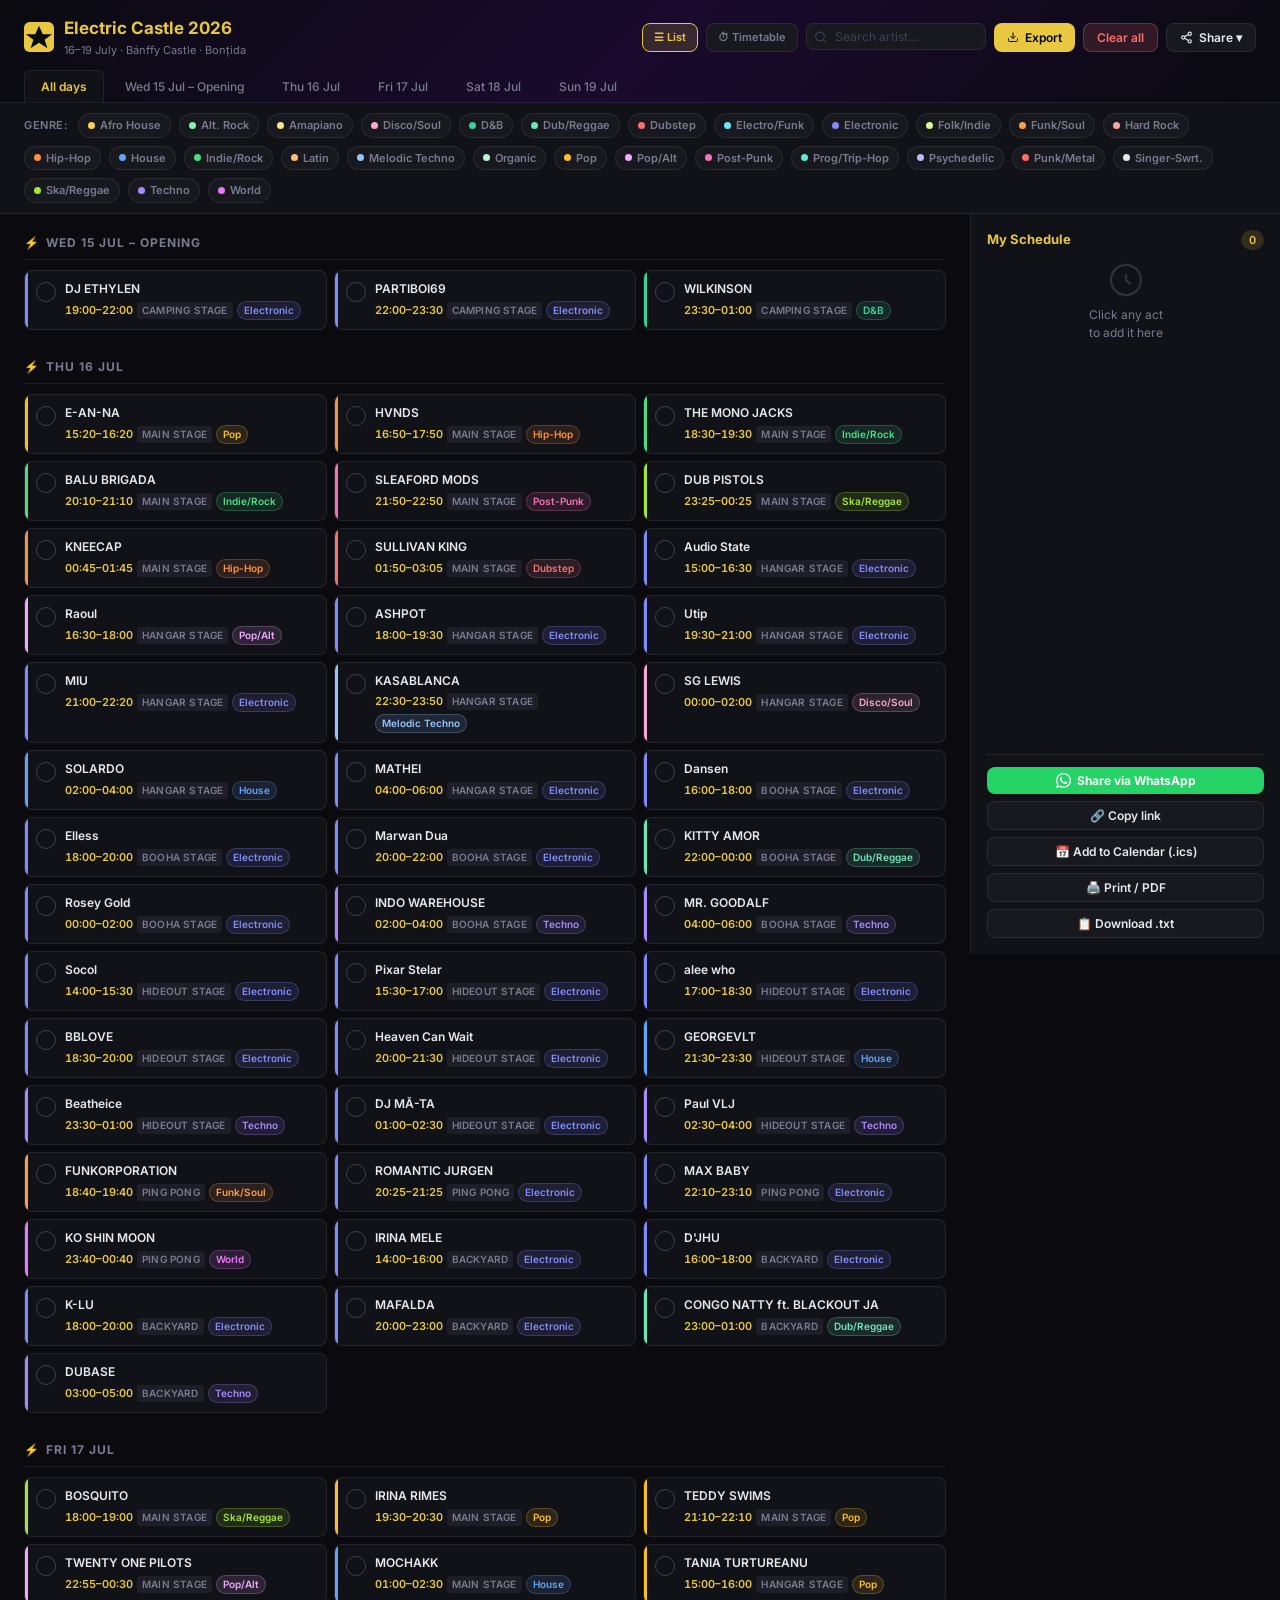
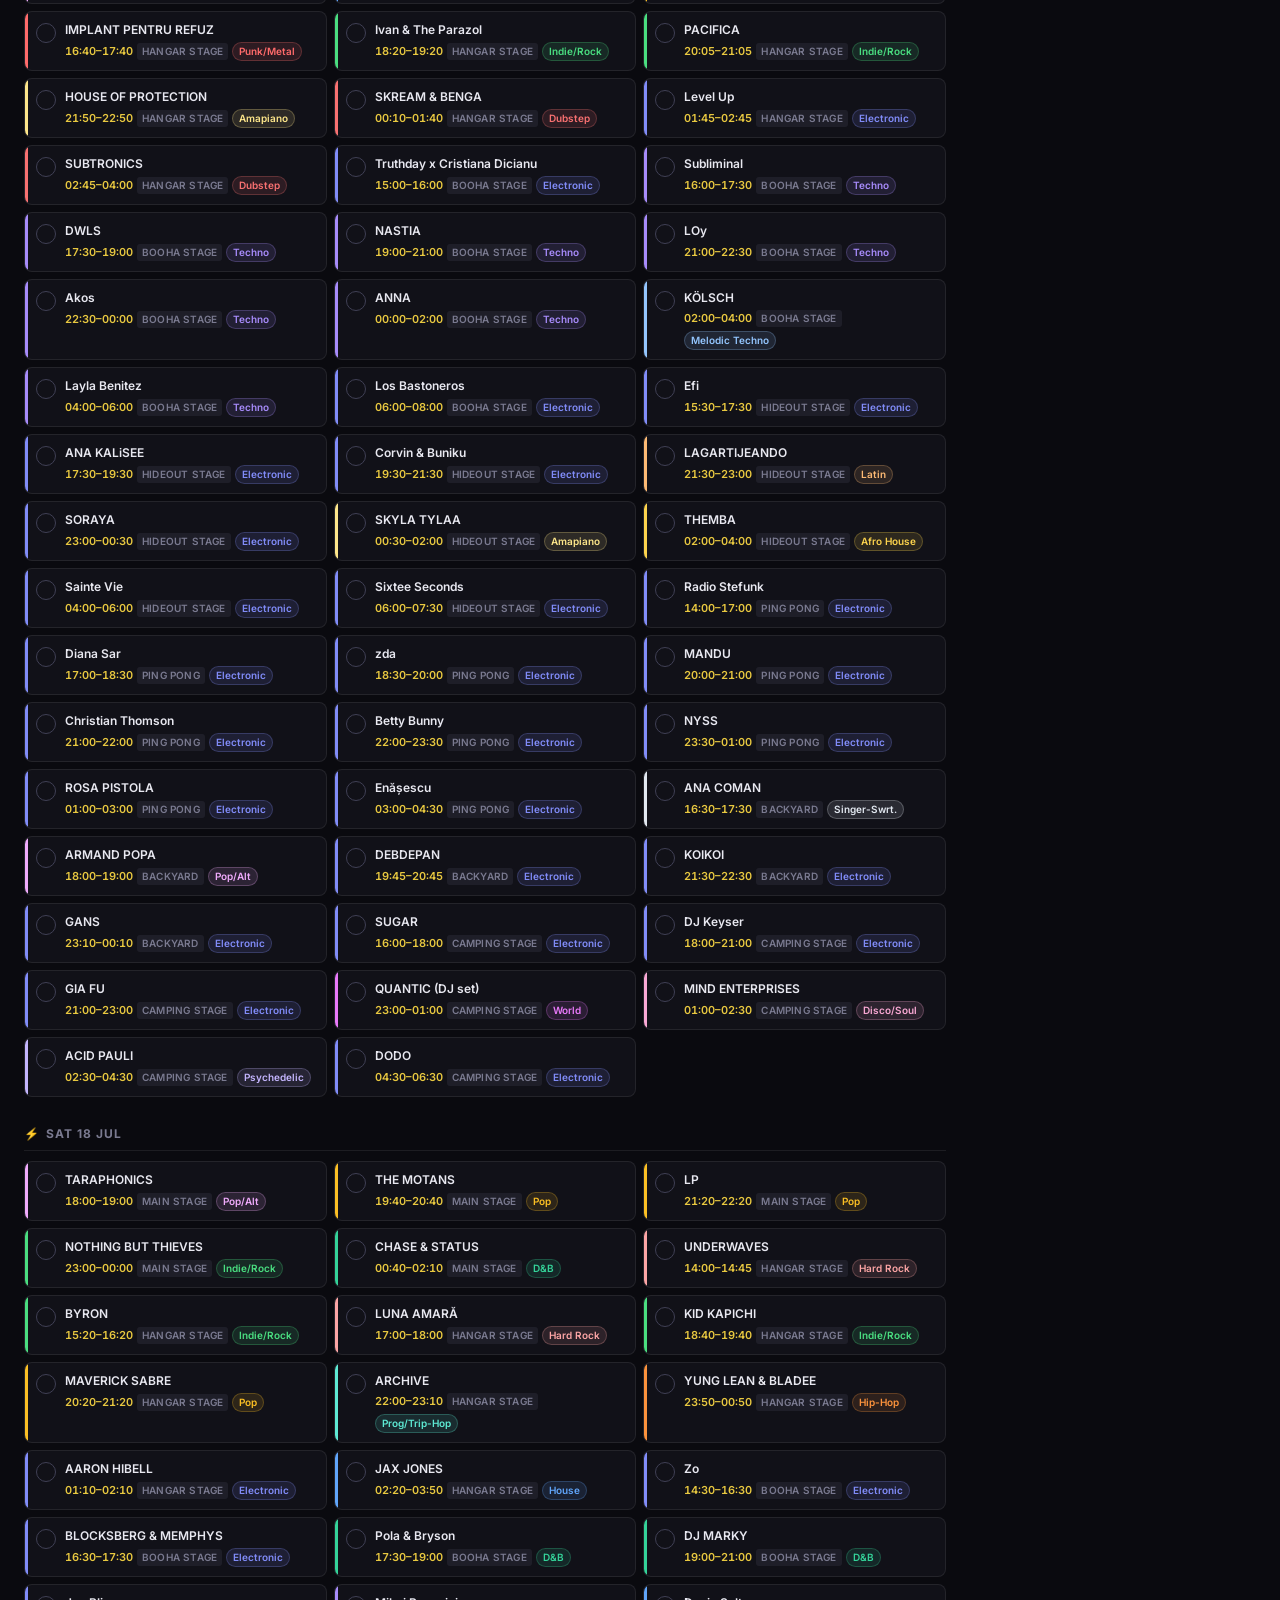
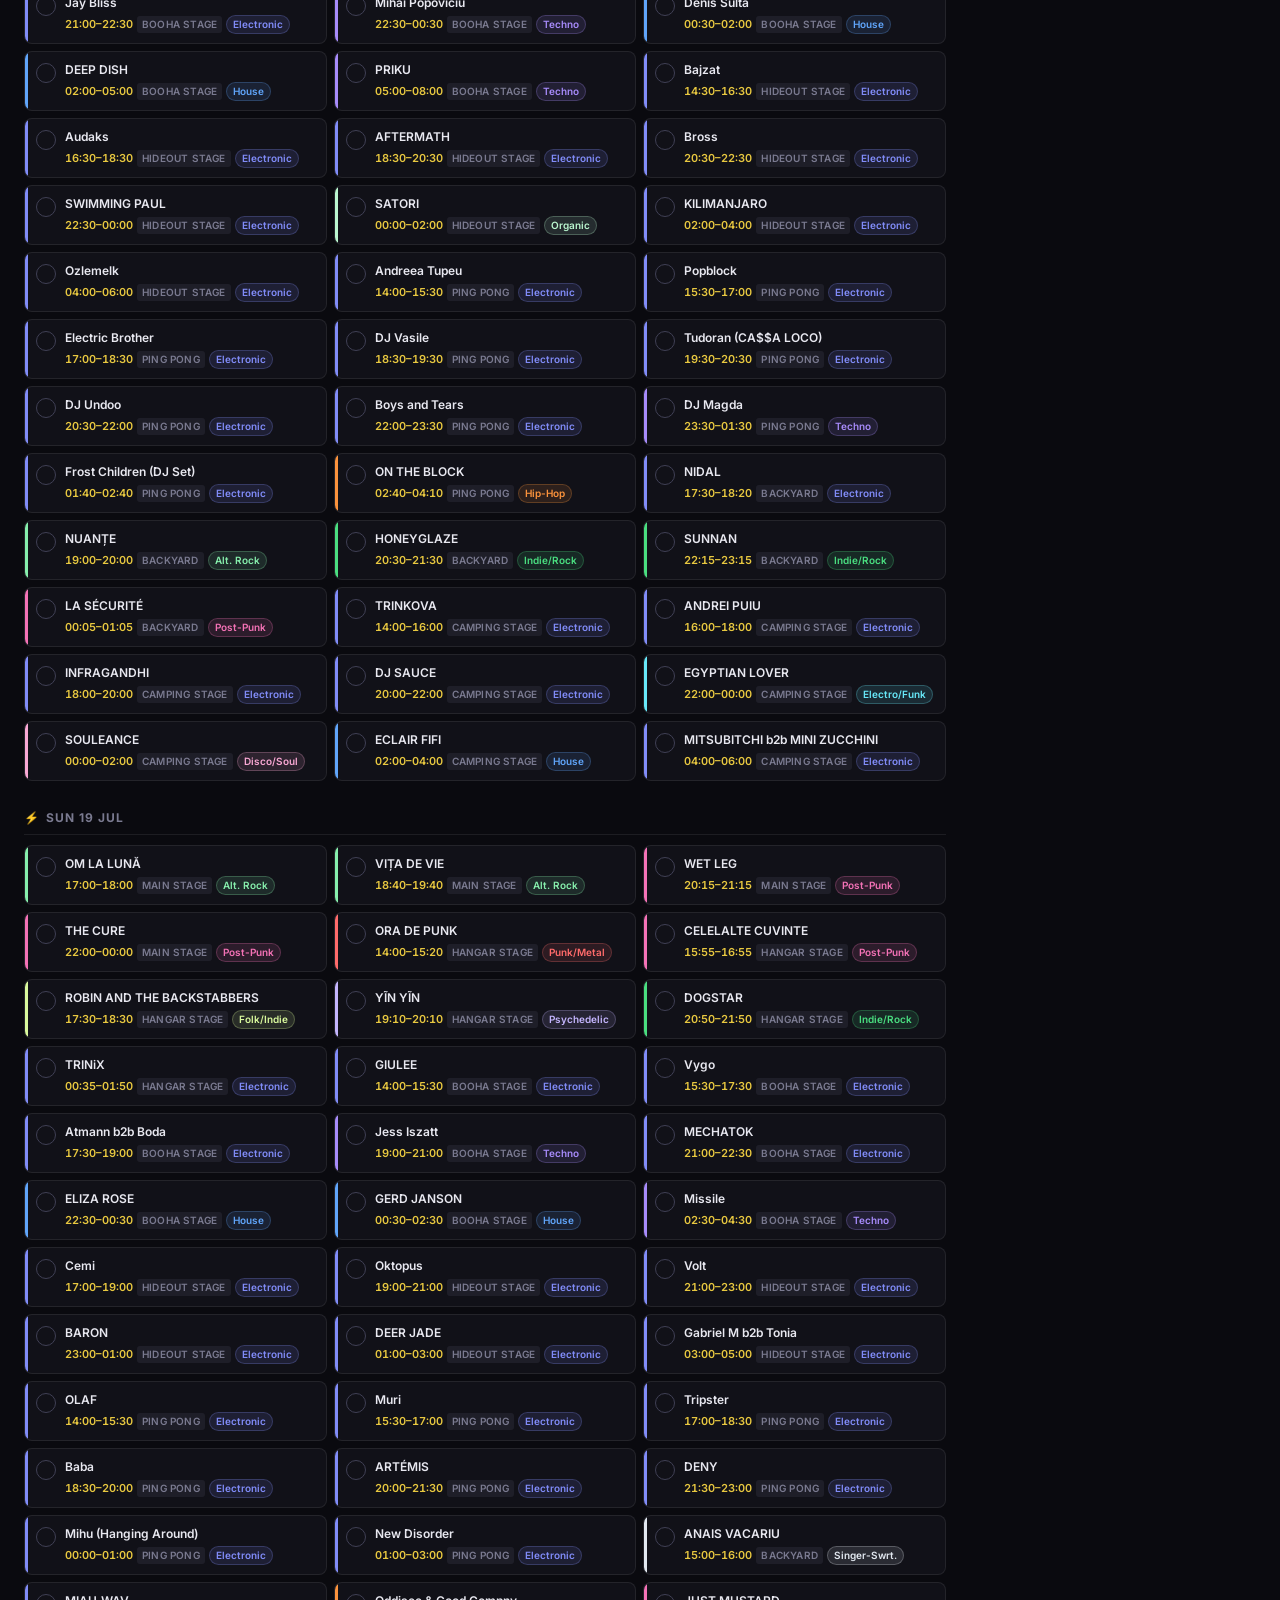
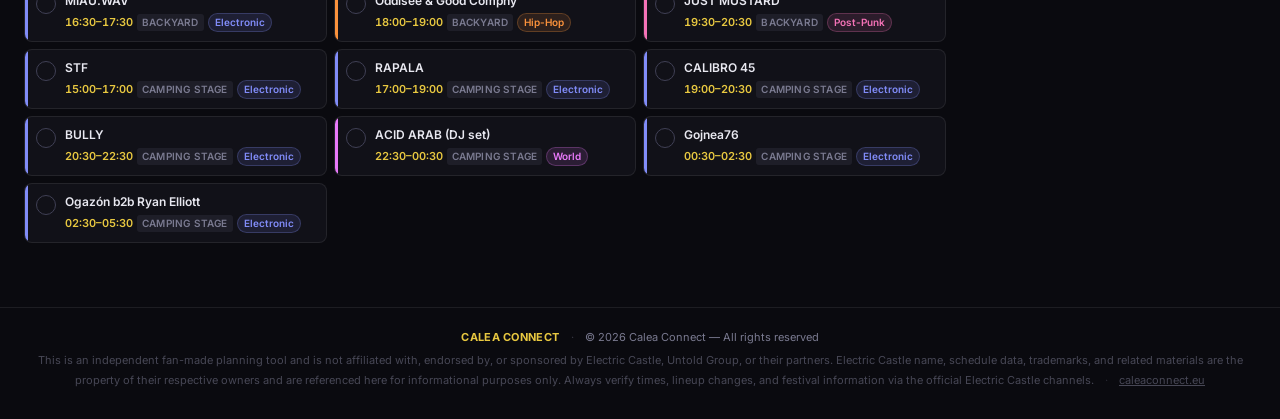
<file: index.html>
<!--
  Electric Castle 2026 Festival Planner
  © 2026 Calea Connect (caleaconnect.eu) — All rights reserved
  Schedule data © Electric Castle / Untold Group
  Tool design & code: Calea Connect
-->
<!DOCTYPE html>
<html lang="en" data-theme="dark">
<head>
<meta charset="UTF-8">
<meta name="viewport" content="width=device-width, initial-scale=1.0">
<title>Electric Castle 2026 – Planner</title>
<link rel="preconnect" href="https://fonts.googleapis.com">
<link href="https://fonts.googleapis.com/css2?family=Inter:wght@300;400;500;600;700&display=swap" rel="stylesheet">
<link rel="stylesheet" href="style.css">
</head>
<body>

<header>
  <div class="header-top">
    <div class="logo">
      <svg width="30" height="30" viewBox="0 0 32 32" fill="none" aria-label="EC">
        <rect width="32" height="32" rx="6" fill="#e8c840"/>
        <polygon points="16,4 20,13 30,13 22,19 25,28 16,22 7,28 10,19 2,13 12,13" fill="#0a0a0f"/>
      </svg>
      <div class="logo-text">
        <h1>Electric Castle 2026</h1>
        <p>16–19 July · Bánffy Castle · Bonțida</p>
      </div>
    </div>
    <div class="header-actions">
      <button class="btn btn-view active" id="btnList" onclick="setView('list')">☰ List</button>
      <button class="btn btn-view" id="btnTT" onclick="setView('timetable')">⏱ Timetable</button>
      <div class="search-wrap">
        <svg class="search-icon" width="13" height="13" viewBox="0 0 24 24" fill="none" stroke="currentColor" stroke-width="2"><circle cx="11" cy="11" r="8"/><path d="m21 21-4.35-4.35"/></svg>
        <input type="text" id="searchInput" placeholder="Search artist…" oninput="filterAll()">
      </div>
      <button class="btn btn-primary" onclick="exportTxt()">
        <svg width="12" height="12" viewBox="0 0 24 24" fill="none" stroke="currentColor" stroke-width="2"><path d="M21 15v4a2 2 0 0 1-2 2H5a2 2 0 0 1-2-2v-4"/><polyline points="7 10 12 15 17 10"/><line x1="12" y1="15" x2="12" y2="3"/></svg>
        Export
      </button>
      <button class="btn btn-danger" onclick="clearPicks()">Clear all</button>
      <!-- Share dropdown -->
      <div class="share-dropdown" id="shareDropdown">
        <button class="btn btn-ghost" onclick="sharePicks()" title="Share your picks">
          <svg width="13" height="13" viewBox="0 0 24 24" fill="none" stroke="currentColor" stroke-width="2"><circle cx="18" cy="5" r="3"/><circle cx="6" cy="12" r="3"/><circle cx="18" cy="19" r="3"/><line x1="8.59" y1="13.51" x2="15.42" y2="17.49"/><line x1="15.41" y1="6.51" x2="8.59" y2="10.49"/></svg>
          Share ▾
        </button>
        <div class="share-menu" id="shareMenu">
          <button onclick="shareViaWhatsApp()">
            <svg width="16" height="16" viewBox="0 0 24 24" fill="#25D366"><path d="M17.472 14.382c-.297-.149-1.758-.867-2.03-.967-.273-.099-.471-.148-.67.15-.197.297-.767.966-.94 1.164-.173.199-.347.223-.644.075-.297-.15-1.255-.463-2.39-1.475-.883-.788-1.48-1.761-1.653-2.059-.173-.297-.018-.458.13-.606.134-.133.298-.347.446-.52.149-.174.198-.298.298-.497.099-.198.05-.371-.025-.52-.075-.149-.669-1.612-.916-2.207-.242-.579-.487-.5-.669-.51-.173-.008-.371-.01-.57-.01-.198 0-.52.074-.792.372-.272.297-1.04 1.016-1.04 2.479 0 1.462 1.065 2.875 1.213 3.074.149.198 2.096 3.2 5.077 4.487.709.306 1.262.489 1.694.625.712.227 1.36.195 1.871.118.571-.085 1.758-.719 2.006-1.413.248-.694.248-1.289.173-1.413-.074-.124-.272-.198-.57-.347m-5.421 7.403h-.004a9.87 9.87 0 0 1-5.031-1.378l-.361-.214-3.741.982.998-3.648-.235-.374a9.86 9.86 0 0 1-1.51-5.26c.001-5.45 4.436-9.884 9.888-9.884 2.64 0 5.122 1.03 6.988 2.898a9.825 9.825 0 0 1 2.893 6.994c-.003 5.45-4.437 9.884-9.885 9.884m8.413-18.297A11.815 11.815 0 0 0 12.05 0C5.495 0 .16 5.335.157 11.892c0 2.096.547 4.142 1.588 5.945L.057 24l6.305-1.654a11.882 11.882 0 0 0 5.683 1.448h.005c6.554 0 11.89-5.335 11.893-11.893a11.821 11.821 0 0 0-3.48-8.413Z"/></svg>
            Share via WhatsApp
          </button>
          <button onclick="shareViaCopyLink()">
            <svg width="16" height="16" viewBox="0 0 24 24" fill="none" stroke="currentColor" stroke-width="2"><path d="M10 13a5 5 0 0 0 7.54.54l3-3a5 5 0 0 0-7.07-7.07l-1.72 1.71"/><path d="M14 11a5 5 0 0 0-7.54-.54l-3 3a5 5 0 0 0 7.07 7.07l1.71-1.71"/></svg>
            Copy link
          </button>
          <hr class="divider">
          <button onclick="shareViaNavigator()">
            <svg width="16" height="16" viewBox="0 0 24 24" fill="none" stroke="currentColor" stroke-width="2"><circle cx="18" cy="5" r="3"/><circle cx="6" cy="12" r="3"/><circle cx="18" cy="19" r="3"/><line x1="8.59" y1="13.51" x2="15.42" y2="17.49"/><line x1="15.41" y1="6.51" x2="8.59" y2="10.49"/></svg>
            More options…
          </button>
        </div>
      </div>
    </div>
  </div>
  <div class="tabs" id="dayTabs"></div>
</header>

<div id="shareNotif" style="display:none;position:fixed;bottom:24px;left:50%;transform:translateX(-50%);background:#1e1e28;border:1px solid #4ade80;border-radius:10px;padding:12px 20px;font-size:13px;color:#4ade80;font-weight:600;z-index:999;box-shadow:0 8px 32px rgba(0,0,0,.5);align-items:center;gap:10px;">
  <svg width="16" height="16" viewBox="0 0 24 24" fill="none" stroke="currentColor" stroke-width="2.5"><polyline points="20 6 9 17 4 12"/></svg>
  <span id="shareNotifText">Link copied!</span>
</div>

<div class="toolbar" id="genreFilters">
  <span class="filter-label">Genre:</span>
</div>

<div class="app-body">
  <div class="schedule-panel" id="schedulePanel"></div>
  <aside class="picks-panel" id="picksPanel">
    <div class="picks-title">My Schedule <span class="picks-count" id="picksCount">0</span></div>
    <div id="picksContent"></div>
    <div class="export-section" style="display:flex;flex-direction:column;gap:7px;">
      <!-- WhatsApp share prominent button -->
      <button class="btn btn-whatsapp" style="width:100%;justify-content:center;" onclick="shareViaWhatsApp()">
        <svg width="15" height="15" viewBox="0 0 24 24" fill="white"><path d="M17.472 14.382c-.297-.149-1.758-.867-2.03-.967-.273-.099-.471-.148-.67.15-.197.297-.767.966-.94 1.164-.173.199-.347.223-.644.075-.297-.15-1.255-.463-2.39-1.475-.883-.788-1.48-1.761-1.653-2.059-.173-.297-.018-.458.13-.606.134-.133.298-.347.446-.52.149-.174.198-.298.298-.497.099-.198.05-.371-.025-.52-.075-.149-.669-1.612-.916-2.207-.242-.579-.487-.5-.669-.51-.173-.008-.371-.01-.57-.01-.198 0-.52.074-.792.372-.272.297-1.04 1.016-1.04 2.479 0 1.462 1.065 2.875 1.213 3.074.149.198 2.096 3.2 5.077 4.487.709.306 1.262.489 1.694.625.712.227 1.36.195 1.871.118.571-.085 1.758-.719 2.006-1.413.248-.694.248-1.289.173-1.413-.074-.124-.272-.198-.57-.347m-5.421 7.403h-.004a9.87 9.87 0 0 1-5.031-1.378l-.361-.214-3.741.982.998-3.648-.235-.374a9.86 9.86 0 0 1-1.51-5.26c.001-5.45 4.436-9.884 9.888-9.884 2.64 0 5.122 1.03 6.988 2.898a9.825 9.825 0 0 1 2.893 6.994c-.003 5.45-4.437 9.884-9.885 9.884m8.413-18.297A11.815 11.815 0 0 0 12.05 0C5.495 0 .16 5.335.157 11.892c0 2.096.547 4.142 1.588 5.945L.057 24l6.305-1.654a11.882 11.882 0 0 0 5.683 1.448h.005c6.554 0 11.89-5.335 11.893-11.893a11.821 11.821 0 0 0-3.48-8.413Z"/></svg>
        Share via WhatsApp
      </button>
      <button class="btn btn-ghost" style="width:100%;justify-content:center;" onclick="shareViaCopyLink()">🔗 Copy link</button>
      <button class="btn btn-ghost" style="width:100%;justify-content:center;" onclick="exportICS()">📅 Add to Calendar (.ics)</button>
      <button class="btn btn-ghost" style="width:100%;justify-content:center;" onclick="exportPDF()">🖨️ Print / PDF</button>
      <button class="btn btn-ghost" style="width:100%;justify-content:center;" onclick="exportTxt()">📋 Download .txt</button>
    </div>
  </aside>
</div>

<script src="app.js"></script>

<footer style="text-align:center;padding:20px 16px 28px;border-top:1px solid var(--border);margin-top:16px;font-size:11px;color:var(--muted);line-height:1.8;">
  <div style="margin-bottom:4px;">
    <a href="https://caleaconnect.eu" target="_blank" rel="noopener noreferrer"
       style="color:var(--accent);font-weight:700;text-decoration:none;letter-spacing:.3px;">
      CALEA CONNECT
    </a>
    <span style="margin:0 8px;opacity:.4;">·</span>
    <span>© 2026 Calea Connect — All rights reserved</span>
  </div>
  <div style="opacity:.55;">
    This is an independent fan-made planning tool and is not affiliated with, endorsed by, or sponsored by Electric Castle, Untold Group, or their partners. Electric Castle name, schedule data, trademarks, and related materials are the property of their respective owners and are referenced here for informational purposes only. Always verify times, lineup changes, and festival information via the official Electric Castle channels.
    <span style="margin:0 8px;opacity:.5;">·</span>
    <a href="https://caleaconnect.eu" target="_blank" rel="noopener noreferrer"
       style="color:var(--muted);text-decoration:underline;">caleaconnect.eu</a>
  </div>
</footer>

</body>
</html>
</file>
<file: style.css>
/*
 * Electric Castle 2026 Festival Planner — Stylesheet
 * © 2026 Calea Connect (caleaconnect.eu) — All rights reserved
 */
:root {
  --bg:#0a0a0f;--surface:#111118;--surface2:#18181f;--surface3:#1e1e28;
  --border:rgba(255,255,255,0.08);--text:#e8e8f0;--muted:#7a7a90;--faint:#404055;
  --accent:#e8c840;--accent-dim:rgba(232,200,64,0.15);
  --radius:8px;--font:'Inter',sans-serif;
}
*,*::before,*::after{box-sizing:border-box;margin:0;padding:0;}
html{scroll-behavior:smooth;}
body{background:var(--bg);color:var(--text);font-family:var(--font);font-size:14px;line-height:1.5;min-height:100vh;}

/* GENRE COLORS */
.g-indierock    {--gc:#4ade80;}
.g-postpunk     {--gc:#f472b6;}
.g-altrock      {--gc:#86efac;}
.g-hiphop       {--gc:#fb923c;}
.g-house        {--gc:#60a5fa;}
.g-techno       {--gc:#a78bfa;}
.g-dnb          {--gc:#34d399;}
.g-dubstep      {--gc:#f87171;}
.g-pop          {--gc:#fbbf24;}
.g-popalt       {--gc:#f0abfc;}
.g-dub          {--gc:#6ee7b7;}
.g-world        {--gc:#e879f9;}
.g-disco        {--gc:#f9a8d4;}
.g-melodic      {--gc:#93c5fd;}
.g-afro         {--gc:#fcd34d;}
.g-psychedelic  {--gc:#c4b5fd;}
.g-prog         {--gc:#5eead4;}
.g-latin        {--gc:#fdba74;}
.g-electro      {--gc:#67e8f9;}
.g-organic      {--gc:#bbf7d0;}
.g-metal        {--gc:#fca5a5;}
.g-amapiano     {--gc:#fde68a;}
.g-electronic   {--gc:#818cf8;}
.g-folk         {--gc:#d9f99d;}
.g-punk         {--gc:#fb7185;}
.g-singer       {--gc:#e2e8f0;}
.g-ska          {--gc:#a3e635;}
.g-funk         {--gc:#ff9f43;}
.g-metal2       {--gc:#ff6b6b;}

header{
  background:linear-gradient(135deg,#0a0a0f 0%,#1a0a2e 50%,#0a0a0f 100%);
  border-bottom:1px solid var(--border);
  padding:16px 24px 0;position:sticky;top:0;z-index:100;
}
.header-top{display:flex;align-items:center;justify-content:space-between;gap:12px;flex-wrap:wrap;padding-bottom:12px;}
.logo{display:flex;align-items:center;gap:10px;}
.logo-text h1{font-size:17px;font-weight:700;color:var(--accent);}
.logo-text p{font-size:11px;color:var(--muted);}
.header-actions{display:flex;gap:8px;flex-wrap:wrap;}
.btn{display:inline-flex;align-items:center;gap:6px;padding:6px 13px;border-radius:var(--radius);border:none;cursor:pointer;font-size:12px;font-weight:600;font-family:var(--font);transition:all 180ms ease;white-space:nowrap;}
.btn-primary{background:var(--accent);color:#000;}
.btn-primary:hover{background:#f0d060;}
.btn-ghost{background:var(--surface2);color:var(--text);border:1px solid var(--border);}
.btn-ghost:hover{background:var(--surface3);}
.btn-danger{background:rgba(248,113,113,0.15);color:#f87171;border:1px solid rgba(248,113,113,0.3);}
.btn-danger:hover{background:rgba(248,113,113,0.25);}
.btn-view{background:var(--surface2);color:var(--muted);border:1px solid var(--border);font-size:11px;padding:5px 11px;}
.btn-view.active{background:var(--accent-dim);color:var(--accent);border-color:var(--accent);}

.tabs{display:flex;gap:4px;overflow-x:auto;padding-bottom:0;}
.tab{padding:8px 16px;border-radius:6px 6px 0 0;cursor:pointer;font-size:12px;font-weight:500;border:1px solid transparent;border-bottom:none;color:var(--muted);background:none;font-family:var(--font);white-space:nowrap;transition:all 180ms ease;}
.tab:hover{color:var(--text);background:var(--surface2);}
.tab.active{background:var(--surface);color:var(--accent);border-color:var(--border);font-weight:600;}

.toolbar{display:flex;flex-wrap:wrap;gap:8px;padding:10px 24px;border-bottom:1px solid var(--border);background:var(--surface);align-items:center;}
.filter-label{font-size:11px;font-weight:600;color:var(--muted);text-transform:uppercase;letter-spacing:.5px;margin-right:2px;}
.chip{display:inline-flex;align-items:center;gap:5px;padding:3px 9px;border-radius:99px;cursor:pointer;font-size:11px;font-weight:600;border:1px solid transparent;transition:all 150ms ease;user-select:none;background:var(--surface2);color:var(--muted);border-color:var(--border);}
.chip .dot{width:7px;height:7px;border-radius:50%;background:var(--gc,#818cf8);flex-shrink:0;}
.chip.active{color:var(--gc,#818cf8);border-color:var(--gc,#818cf8);background:color-mix(in srgb,var(--gc,#818cf8) 12%,transparent);}
.search-wrap{position:relative;}
.search-wrap input{width:180px;background:var(--surface2);border:1px solid var(--border);border-radius:var(--radius);padding:5px 10px 5px 28px;font-size:12px;color:var(--text);font-family:var(--font);outline:none;transition:border-color 150ms ease;}
.search-wrap input:focus{border-color:var(--accent);}
.search-wrap input::placeholder{color:var(--faint);}
.search-icon{position:absolute;left:8px;top:50%;transform:translateY(-50%);color:var(--faint);}

/* MAIN LAYOUT */
.app-body{display:grid;grid-template-columns:1fr 310px;min-height:calc(100vh - 160px);}
@media(max-width:900px){.app-body{grid-template-columns:1fr;}}
.schedule-panel{padding:20px 24px;overflow-y:auto;}

/* ── LIST VIEW ── */
.day-section{margin-bottom:28px;}
.day-header{font-size:12px;font-weight:700;text-transform:uppercase;letter-spacing:1px;color:var(--muted);margin-bottom:10px;padding-bottom:7px;border-bottom:1px solid var(--border);display:flex;align-items:center;gap:6px;}
.day-header span{color:var(--accent);}
.acts-grid{display:grid;grid-template-columns:repeat(auto-fill,minmax(255px,1fr));gap:7px;}
.act-card{background:var(--surface);border:1px solid var(--border);border-radius:var(--radius);padding:9px 11px;cursor:pointer;transition:all 150ms ease;display:flex;align-items:flex-start;gap:9px;position:relative;overflow:hidden;}
.act-card::before{content:'';position:absolute;left:0;top:0;bottom:0;width:3px;background:var(--gc,#818cf8);}
.act-card:hover{background:var(--surface2);border-color:color-mix(in srgb,var(--gc,#818cf8) 40%,var(--border));}
.act-card.picked{background:color-mix(in srgb,var(--gc,#818cf8) 10%,var(--surface));border-color:var(--gc,#818cf8);}
.act-card.picked .pick-btn{background:var(--gc,#818cf8);color:#000;border-color:var(--gc,#818cf8);}
.act-card.hidden{display:none;}
.pick-btn{flex-shrink:0;width:20px;height:20px;border-radius:50%;border:1.5px solid var(--faint);background:none;cursor:pointer;font-size:10px;display:flex;align-items:center;justify-content:center;transition:all 150ms ease;margin-top:2px;}
.pick-btn:hover{border-color:var(--gc,#818cf8);}
.act-info{flex:1;min-width:0;}
.act-name{font-size:12px;font-weight:600;color:var(--text);margin-bottom:3px;}
.act-meta{display:flex;flex-wrap:wrap;gap:4px;align-items:center;}
.act-time{font-size:11px;color:var(--accent);font-weight:600;font-variant-numeric:tabular-nums;}
.act-stage{font-size:10px;font-weight:600;padding:1px 5px;border-radius:3px;background:var(--surface3);color:var(--muted);text-transform:uppercase;letter-spacing:.2px;}
.act-genre{font-size:10px;font-weight:600;padding:1px 6px;border-radius:99px;color:var(--gc,#818cf8);background:color-mix(in srgb,var(--gc,#818cf8) 12%,transparent);border:1px solid color-mix(in srgb,var(--gc,#818cf8) 25%,transparent);}

/* ── TIMETABLE VIEW ── */
.timetable-wrap{overflow-x:auto;padding-bottom:16px;}
.timetable{border-collapse:collapse;width:max-content;min-width:100%;}
.timetable th{position:sticky;top:0;background:var(--surface2);z-index:10;font-size:10px;font-weight:700;text-transform:uppercase;letter-spacing:.5px;padding:8px 12px;border:1px solid var(--border);white-space:nowrap;color:var(--accent);}
.timetable th.time-col{background:var(--bg);color:var(--muted);min-width:52px;}
.timetable td{border:1px solid var(--border);padding:0;vertical-align:top;min-width:160px;height:30px;}
.timetable td.time-cell{background:var(--surface2);color:var(--muted);font-size:10px;font-variant-numeric:tabular-nums;font-weight:600;padding:4px 8px;vertical-align:middle;text-align:right;white-space:nowrap;}
.timetable td.hour-row{background:rgba(232,200,64,0.04);}
.timetable td.time-cell.hour-row{color:var(--accent);}
.tt-cell{
  width:100%;height:100%;padding:5px 8px;cursor:pointer;
  display:flex;flex-direction:column;justify-content:center;
  border-left:3px solid var(--gc,#818cf8);
  background:color-mix(in srgb,var(--gc,#818cf8) 10%,var(--surface));
  transition:all 150ms ease;
}
.tt-cell:hover{background:color-mix(in srgb,var(--gc,#818cf8) 20%,var(--surface));}
.tt-cell.picked{background:color-mix(in srgb,var(--gc,#818cf8) 25%,var(--surface));outline:2px solid var(--gc,#818cf8);outline-offset:-2px;}
.tt-cell.hidden-tt{display:none;}
.tt-name{font-size:11px;font-weight:700;color:var(--text);line-height:1.2;}
.tt-time{font-size:10px;color:var(--accent);font-variant-numeric:tabular-nums;margin-top:2px;}
.tt-genre{font-size:9px;color:var(--muted);margin-top:1px;}
.tt-empty{background:var(--surface);height:100%;}

/* PICKS PANEL */
.picks-panel{border-left:1px solid var(--border);background:var(--surface);padding:16px;position:sticky;top:160px;height:calc(100vh - 160px);overflow-y:auto;display:flex;flex-direction:column;gap:12px;}
.picks-title{font-size:13px;font-weight:700;color:var(--accent);display:flex;align-items:center;justify-content:space-between;}
.picks-count{font-size:11px;font-weight:600;padding:2px 8px;border-radius:99px;background:var(--accent-dim);color:var(--accent);}
.picks-empty{flex:1;display:flex;flex-direction:column;align-items:center;justify-content:center;text-align:center;gap:8px;color:var(--muted);}
.picks-empty svg{opacity:.3;}
.pick-day-label{font-size:10px;font-weight:700;text-transform:uppercase;letter-spacing:.8px;color:var(--muted);margin-bottom:5px;padding:3px 0;border-bottom:1px solid var(--border);}
.pick-item{display:flex;align-items:center;gap:7px;padding:6px 8px;border-radius:6px;margin-bottom:3px;background:var(--surface2);border-left:3px solid var(--gc,#818cf8);cursor:pointer;transition:all 150ms ease;}
.pick-item:hover{background:var(--surface3);}
.pick-item-info{flex:1;min-width:0;}
.pick-item-name{font-size:11px;font-weight:600;color:var(--text);overflow:hidden;text-overflow:ellipsis;white-space:nowrap;}
.pick-item-meta{font-size:10px;color:var(--muted);margin-top:1px;}
.pick-item-remove{flex-shrink:0;width:16px;height:16px;border-radius:50%;background:none;border:none;color:var(--faint);cursor:pointer;font-size:13px;display:flex;align-items:center;justify-content:center;transition:color 150ms ease;}
.pick-item-remove:hover{color:#f87171;}
.conflict{font-size:10px;font-weight:700;padding:1px 5px;border-radius:3px;background:rgba(248,113,113,0.15);color:#f87171;border:1px solid rgba(248,113,113,0.3);}
.export-section{margin-top:auto;padding-top:12px;border-top:1px solid var(--border);}
.no-acts{padding:32px;text-align:center;color:var(--muted);font-size:13px;}

::-webkit-scrollbar{width:5px;height:5px;}
::-webkit-scrollbar-track{background:var(--bg);}
::-webkit-scrollbar-thumb{background:var(--faint);border-radius:99px;}
.btn-whatsapp{background:#25D366;color:#fff;font-weight:700;}
.btn-whatsapp:hover{background:#1ebe5d;}
.btn-whatsapp svg{flex-shrink:0;}
.share-dropdown{position:relative;display:inline-block;}
.share-menu{display:none;position:absolute;top:calc(100% + 6px);right:0;background:var(--surface2);border:1px solid var(--border);border-radius:var(--radius);min-width:200px;z-index:200;overflow:hidden;box-shadow:0 8px 24px rgba(0,0,0,.5);}
.share-menu.open{display:block;}
.share-menu button{width:100%;padding:10px 14px;text-align:left;background:none;border:none;color:var(--text);font-size:12px;font-weight:500;cursor:pointer;display:flex;align-items:center;gap:9px;transition:background 150ms ease;font-family:var(--font);}
.share-menu button:hover{background:var(--surface3);}
.share-menu .divider{border:none;border-top:1px solid var(--border);margin:3px 0;}
</file>
